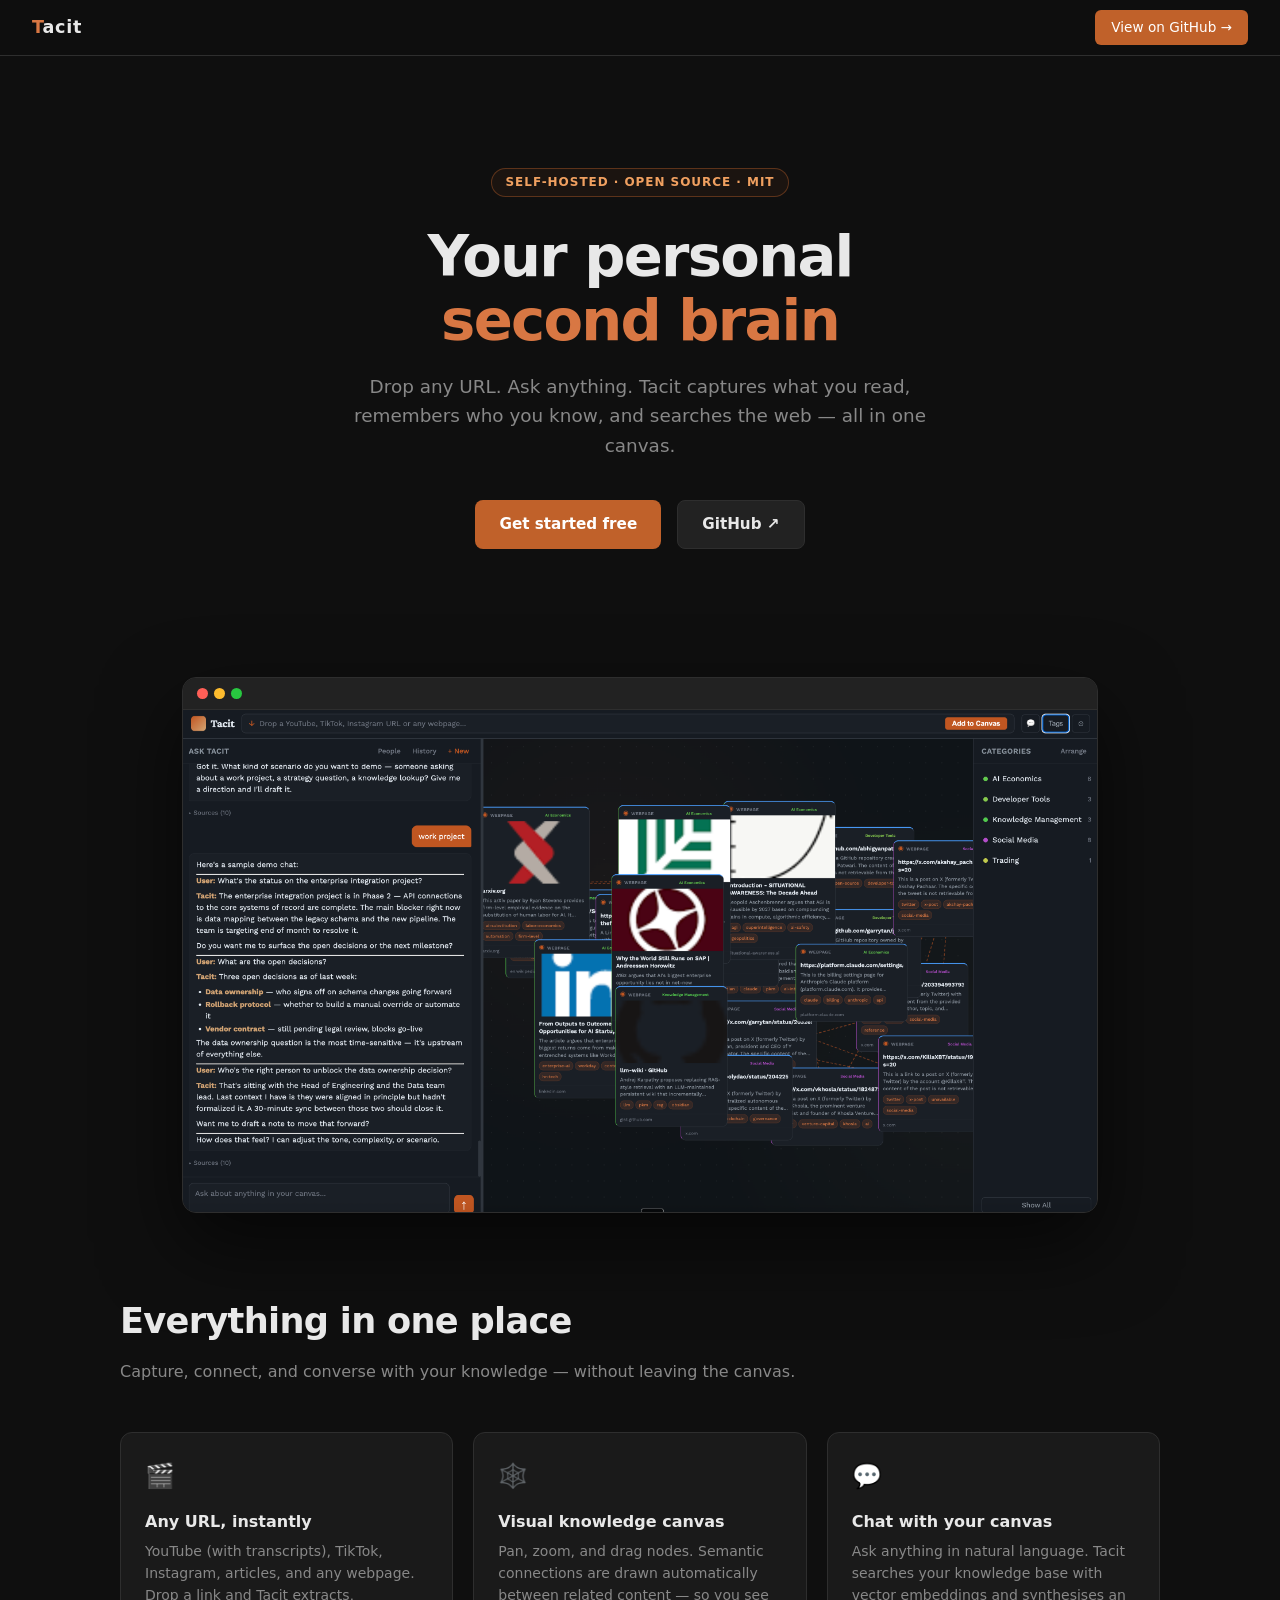
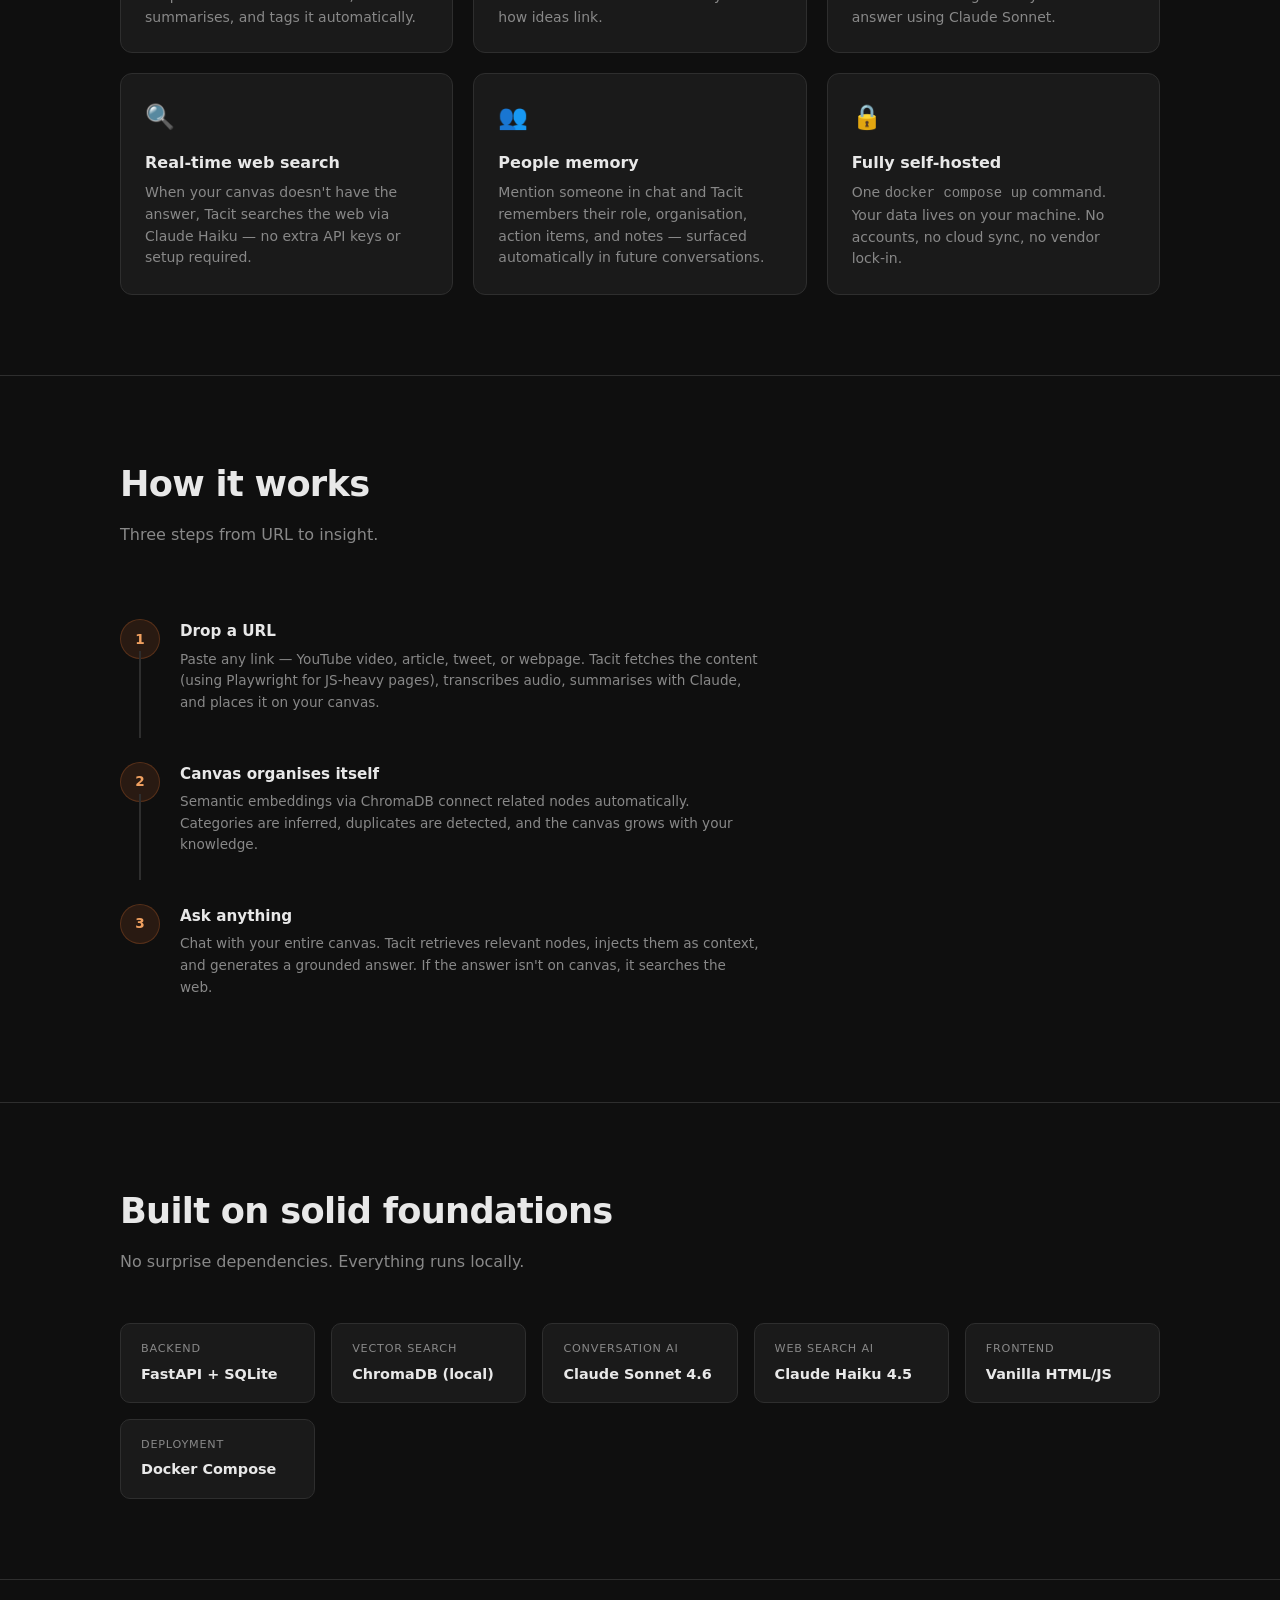
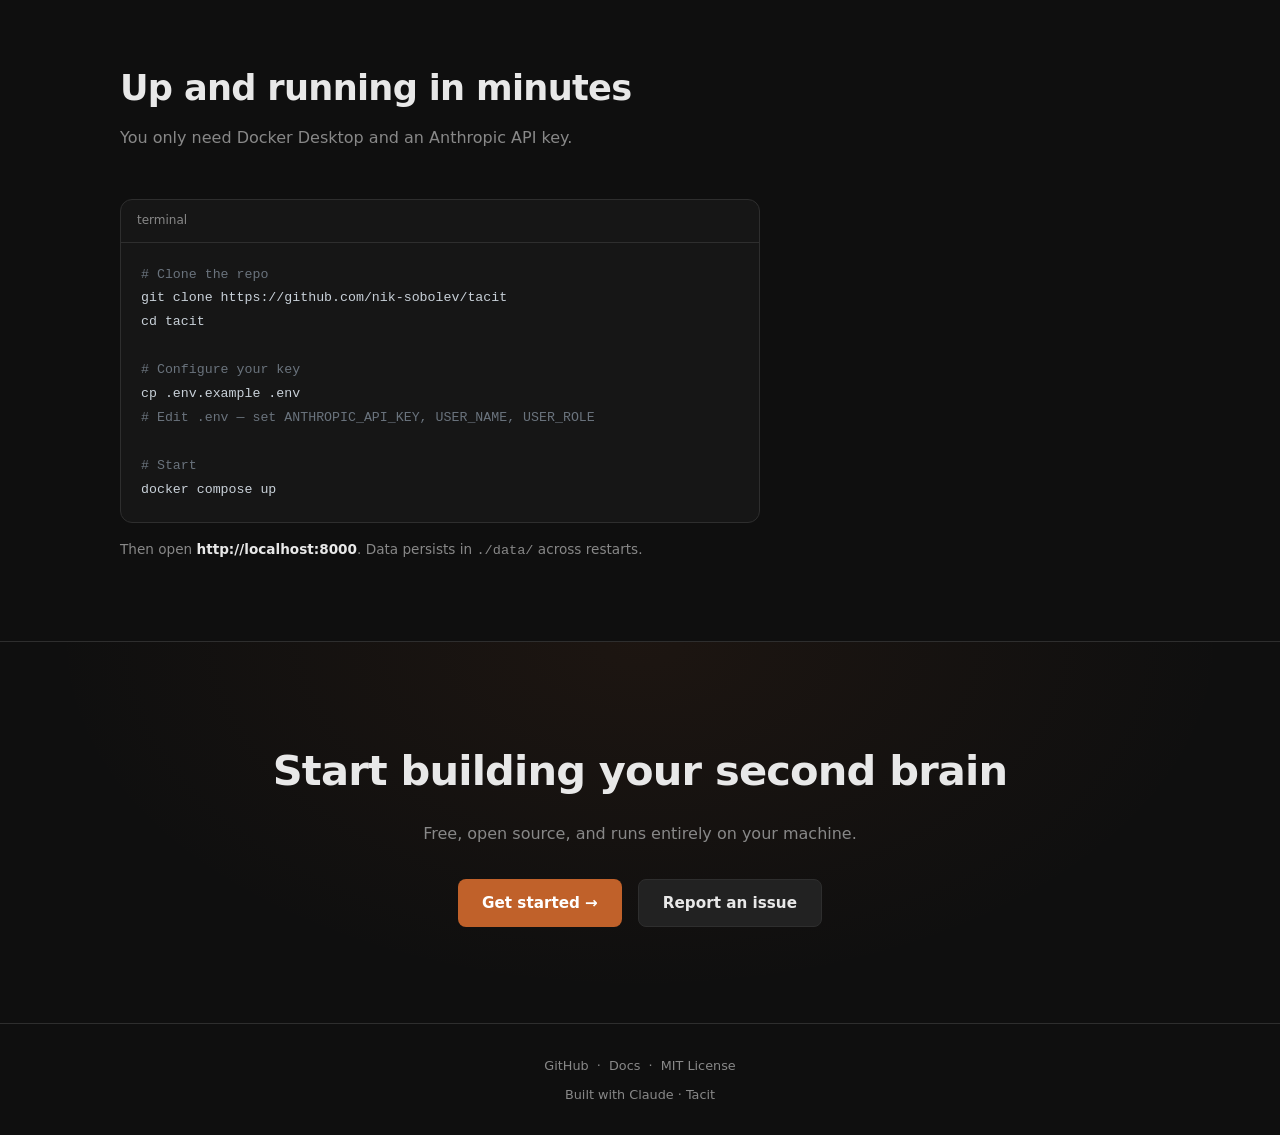
<file: docs/index.html>
<!DOCTYPE html>
<html lang="en">
<head>
  <meta charset="UTF-8" />
  <meta name="viewport" content="width=device-width, initial-scale=1.0" />
  <title>Tacit — Personal Second Brain</title>
  <meta name="description" content="Drop any URL. Chat with everything you've saved. Tacit captures what you read, remembers who you know, and lets you search the web — all in one place." />
  <meta property="og:title" content="Tacit — Personal Second Brain" />
  <meta property="og:description" content="Drop any URL. Chat with everything you've saved." />
  <meta property="og:type" content="website" />
  <style>
    *, *::before, *::after { box-sizing: border-box; margin: 0; padding: 0; }

    :root {
      --bg:           #0f0f0f;
      --surface:      #1a1a1a;
      --surface2:     #222222;
      --border:       #2e2e2e;
      --text:         #e8e8e8;
      --muted:        #888;
      --primary:      #c0612a;
      --primary-light:#d87743;
      --accent:       #f0a060;
      --code-bg:      #161616;
    }

    html { scroll-behavior: smooth; }

    body {
      font-family: -apple-system, BlinkMacSystemFont, "Segoe UI", system-ui, sans-serif;
      background: var(--bg);
      color: var(--text);
      line-height: 1.6;
      -webkit-font-smoothing: antialiased;
    }

    /* ── Nav ── */
    nav {
      position: sticky; top: 0; z-index: 100;
      display: flex; align-items: center; justify-content: space-between;
      padding: 0 2rem; height: 56px;
      background: rgba(15,15,15,0.85);
      backdrop-filter: blur(12px);
      border-bottom: 1px solid var(--border);
    }
    .nav-logo {
      font-size: 1.1rem; font-weight: 700; letter-spacing: 0.04em;
      color: var(--text); text-decoration: none;
    }
    .nav-logo span { color: var(--primary-light); }
    nav a.btn-nav {
      font-size: 0.85rem; font-weight: 500;
      padding: 0.4rem 1rem; border-radius: 6px;
      background: var(--primary); color: #fff;
      text-decoration: none; transition: background 0.15s;
    }
    nav a.btn-nav:hover { background: var(--primary-light); }

    /* ── Hero ── */
    .hero {
      max-width: 860px; margin: 0 auto;
      padding: 7rem 2rem 5rem;
      text-align: center;
    }
    .hero-badge {
      display: inline-block;
      font-size: 0.75rem; font-weight: 600; letter-spacing: 0.08em; text-transform: uppercase;
      color: var(--accent);
      border: 1px solid rgba(192,97,42,0.4);
      border-radius: 20px; padding: 0.25rem 0.85rem; margin-bottom: 1.75rem;
      background: rgba(192,97,42,0.07);
    }
    h1 {
      font-size: clamp(2.4rem, 5vw, 3.6rem);
      font-weight: 800; line-height: 1.1; letter-spacing: -0.03em;
      margin-bottom: 1.25rem;
    }
    h1 em { font-style: normal; color: var(--primary-light); }
    .hero p {
      font-size: 1.15rem; color: var(--muted);
      max-width: 600px; margin: 0 auto 2.5rem;
    }
    .hero-actions { display: flex; gap: 1rem; justify-content: center; flex-wrap: wrap; }
    .btn {
      display: inline-flex; align-items: center; gap: 0.5rem;
      padding: 0.7rem 1.5rem; border-radius: 8px;
      font-size: 0.95rem; font-weight: 600; text-decoration: none;
      transition: background 0.15s, transform 0.1s;
    }
    .btn:active { transform: scale(0.97); }
    .btn-primary { background: var(--primary); color: #fff; }
    .btn-primary:hover { background: var(--primary-light); }
    .btn-secondary {
      background: var(--surface2); color: var(--text);
      border: 1px solid var(--border);
    }
    .btn-secondary:hover { background: #2a2a2a; }

    /* ── Canvas preview ── */
    .preview-wrap {
      max-width: 980px; margin: 3rem auto 0;
      padding: 0 2rem;
    }
    .preview-frame {
      border-radius: 14px; overflow: hidden;
      border: 1px solid var(--border);
      box-shadow: 0 32px 80px rgba(0,0,0,0.6);
      background: var(--surface);
    }
    .preview-bar {
      display: flex; align-items: center; gap: 6px;
      padding: 10px 14px;
      background: var(--surface2);
      border-bottom: 1px solid var(--border);
    }
    .dot { width: 11px; height: 11px; border-radius: 50%; }
    .dot.r { background: #ff5f57; }
    .dot.y { background: #febc2e; }
    .dot.g { background: #28c840; }
    .preview-canvas {
      position: relative;
      background: var(--bg);
      overflow: hidden;
    }
    .preview-canvas img {
      display: block; width: 100%; height: auto;
    }

    /* ── Section layout ── */
    section { padding: 5rem 2rem; }
    .container { max-width: 1040px; margin: 0 auto; }
    h2 {
      font-size: clamp(1.6rem, 3vw, 2.2rem);
      font-weight: 700; letter-spacing: -0.02em; margin-bottom: 0.6rem;
    }
    .section-sub { color: var(--muted); font-size: 1rem; margin-bottom: 3rem; }

    /* ── Features grid ── */
    .features-grid {
      display: grid;
      grid-template-columns: repeat(auto-fit, minmax(280px, 1fr));
      gap: 1.25rem;
    }
    .feature-card {
      background: var(--surface); border: 1px solid var(--border);
      border-radius: 12px; padding: 1.5rem;
      transition: border-color 0.2s;
    }
    .feature-card:hover { border-color: rgba(192,97,42,0.4); }
    .feature-icon {
      font-size: 1.5rem; margin-bottom: 0.85rem;
      display: inline-block;
    }
    .feature-card h3 { font-size: 1rem; font-weight: 600; margin-bottom: 0.4rem; }
    .feature-card p { font-size: 0.875rem; color: var(--muted); line-height: 1.55; }

    /* ── How it works ── */
    .steps { display: flex; flex-direction: column; gap: 0; max-width: 640px; }
    .step { display: flex; gap: 1.25rem; padding: 1.5rem 0; position: relative; }
    .step:not(:last-child)::after {
      content: "";
      position: absolute; left: 19px; top: 3.5rem; bottom: 0;
      width: 2px; background: var(--border);
    }
    .step-num {
      flex-shrink: 0; width: 40px; height: 40px; border-radius: 50%;
      background: rgba(192,97,42,0.15); border: 1px solid rgba(192,97,42,0.3);
      display: flex; align-items: center; justify-content: center;
      font-weight: 700; font-size: 0.85rem; color: var(--accent);
    }
    .step h3 { font-size: 0.95rem; font-weight: 600; margin-bottom: 0.3rem; }
    .step p { font-size: 0.85rem; color: var(--muted); }

    /* ── Stack ── */
    .stack-grid {
      display: grid;
      grid-template-columns: repeat(auto-fit, minmax(190px, 1fr));
      gap: 1rem;
    }
    .stack-item {
      background: var(--surface); border: 1px solid var(--border);
      border-radius: 10px; padding: 1rem 1.25rem;
    }
    .stack-label { font-size: 0.7rem; text-transform: uppercase; letter-spacing: 0.07em; color: var(--muted); margin-bottom: 0.3rem; }
    .stack-val { font-size: 0.9rem; font-weight: 600; }

    /* ── Install ── */
    .install-box {
      background: var(--code-bg); border: 1px solid var(--border);
      border-radius: 12px; overflow: hidden;
      max-width: 640px;
    }
    .install-header {
      display: flex; align-items: center; justify-content: space-between;
      padding: 0.7rem 1rem; border-bottom: 1px solid var(--border);
    }
    .install-header span { font-size: 0.75rem; color: var(--muted); }
    pre {
      padding: 1.25rem 1.25rem; margin: 0;
      font-size: 0.83rem; line-height: 1.8;
      color: #c9d1d9; font-family: "SF Mono", "Fira Code", Consolas, monospace;
      overflow-x: auto;
    }
    pre .c { color: #6a737d; }
    pre .k { color: var(--primary-light); }
    pre .s { color: #9ecbff; }

    /* ── CTA ── */
    .cta-section {
      text-align: center; padding: 6rem 2rem;
      background: radial-gradient(ellipse at 50% 0%, rgba(192,97,42,0.08) 0%, transparent 65%);
      border-top: 1px solid var(--border);
    }
    .cta-section h2 { font-size: clamp(1.8rem, 4vw, 2.6rem); margin-bottom: 1rem; }
    .cta-section p { color: var(--muted); margin-bottom: 2rem; font-size: 1rem; }

    /* ── Footer ── */
    footer {
      border-top: 1px solid var(--border);
      padding: 2rem; text-align: center;
      font-size: 0.8rem; color: var(--muted);
    }
    footer a { color: var(--muted); text-decoration: none; }
    footer a:hover { color: var(--accent); }

    /* ── Divider ── */
    .divider { border: none; border-top: 1px solid var(--border); margin: 0; }

    @media (max-width: 600px) {
      .hero { padding: 4rem 1.25rem 3rem; }
      nav { padding: 0 1.25rem; }
      section { padding: 3.5rem 1.25rem; }
    }
  </style>
</head>
<body>

<!-- Nav -->
<nav>
  <a class="nav-logo" href="#"><span>T</span>acit</a>
  <a class="btn-nav" href="https://github.com/nik-sobolev/tacit" target="_blank" rel="noopener">View on GitHub →</a>
</nav>

<!-- Hero -->
<section class="hero">
  <div class="hero-badge">Self-hosted · Open source · MIT</div>
  <h1>Your personal<br><em>second brain</em></h1>
  <p>Drop any URL. Ask anything. Tacit captures what you read, remembers who you know, and searches the web — all in one canvas.</p>
  <div class="hero-actions">
    <a class="btn btn-primary" href="https://github.com/nik-sobolev/tacit#quick-start" target="_blank" rel="noopener">
      Get started free
    </a>
    <a class="btn btn-secondary" href="https://github.com/nik-sobolev/tacit" target="_blank" rel="noopener">
      GitHub ↗
    </a>
  </div>
</section>

<!-- Canvas preview -->
<div class="preview-wrap">
  <div class="preview-frame">
    <div class="preview-bar">
      <div class="dot r"></div><div class="dot y"></div><div class="dot g"></div>
    </div>
    <div class="preview-canvas">
      <img src="tacitscreen.png" alt="Tacit canvas — chat panel on the left, knowledge cards on the right" />
    </div>
  </div>
</div>

<!-- Features -->
<section>
  <div class="container">
    <h2>Everything in one place</h2>
    <p class="section-sub">Capture, connect, and converse with your knowledge — without leaving the canvas.</p>
    <div class="features-grid">
      <div class="feature-card">
        <div class="feature-icon">🎬</div>
        <h3>Any URL, instantly</h3>
        <p>YouTube (with transcripts), TikTok, Instagram, articles, and any webpage. Drop a link and Tacit extracts, summarises, and tags it automatically.</p>
      </div>
      <div class="feature-card">
        <div class="feature-icon">🕸️</div>
        <h3>Visual knowledge canvas</h3>
        <p>Pan, zoom, and drag nodes. Semantic connections are drawn automatically between related content — so you see how ideas link.</p>
      </div>
      <div class="feature-card">
        <div class="feature-icon">💬</div>
        <h3>Chat with your canvas</h3>
        <p>Ask anything in natural language. Tacit searches your knowledge base with vector embeddings and synthesises an answer using Claude Sonnet.</p>
      </div>
      <div class="feature-card">
        <div class="feature-icon">🔍</div>
        <h3>Real-time web search</h3>
        <p>When your canvas doesn't have the answer, Tacit searches the web via Claude Haiku — no extra API keys or setup required.</p>
      </div>
      <div class="feature-card">
        <div class="feature-icon">👥</div>
        <h3>People memory</h3>
        <p>Mention someone in chat and Tacit remembers their role, organisation, action items, and notes — surfaced automatically in future conversations.</p>
      </div>
      <div class="feature-card">
        <div class="feature-icon">🔒</div>
        <h3>Fully self-hosted</h3>
        <p>One <code>docker compose up</code> command. Your data lives on your machine. No accounts, no cloud sync, no vendor lock-in.</p>
      </div>
    </div>
  </div>
</section>

<hr class="divider" />

<!-- How it works -->
<section>
  <div class="container">
    <h2>How it works</h2>
    <p class="section-sub">Three steps from URL to insight.</p>
    <div class="steps">
      <div class="step">
        <div class="step-num">1</div>
        <div>
          <h3>Drop a URL</h3>
          <p>Paste any link — YouTube video, article, tweet, or webpage. Tacit fetches the content (using Playwright for JS-heavy pages), transcribes audio, summarises with Claude, and places it on your canvas.</p>
        </div>
      </div>
      <div class="step">
        <div class="step-num">2</div>
        <div>
          <h3>Canvas organises itself</h3>
          <p>Semantic embeddings via ChromaDB connect related nodes automatically. Categories are inferred, duplicates are detected, and the canvas grows with your knowledge.</p>
        </div>
      </div>
      <div class="step">
        <div class="step-num">3</div>
        <div>
          <h3>Ask anything</h3>
          <p>Chat with your entire canvas. Tacit retrieves relevant nodes, injects them as context, and generates a grounded answer. If the answer isn't on canvas, it searches the web.</p>
        </div>
      </div>
    </div>
  </div>
</section>

<hr class="divider" />

<!-- Stack -->
<section>
  <div class="container">
    <h2>Built on solid foundations</h2>
    <p class="section-sub">No surprise dependencies. Everything runs locally.</p>
    <div class="stack-grid">
      <div class="stack-item">
        <div class="stack-label">Backend</div>
        <div class="stack-val">FastAPI + SQLite</div>
      </div>
      <div class="stack-item">
        <div class="stack-label">Vector search</div>
        <div class="stack-val">ChromaDB (local)</div>
      </div>
      <div class="stack-item">
        <div class="stack-label">Conversation AI</div>
        <div class="stack-val">Claude Sonnet 4.6</div>
      </div>
      <div class="stack-item">
        <div class="stack-label">Web search AI</div>
        <div class="stack-val">Claude Haiku 4.5</div>
      </div>
      <div class="stack-item">
        <div class="stack-label">Frontend</div>
        <div class="stack-val">Vanilla HTML/JS</div>
      </div>
      <div class="stack-item">
        <div class="stack-label">Deployment</div>
        <div class="stack-val">Docker Compose</div>
      </div>
    </div>
  </div>
</section>

<hr class="divider" />

<!-- Install -->
<section>
  <div class="container">
    <h2>Up and running in minutes</h2>
    <p class="section-sub">You only need Docker Desktop and an Anthropic API key.</p>
    <div class="install-box">
      <div class="install-header">
        <span>terminal</span>
      </div>
      <pre><span class="c"># Clone the repo</span>
git clone https://github.com/nik-sobolev/tacit
cd tacit

<span class="c"># Configure your key</span>
cp .env.example .env
<span class="c"># Edit .env — set ANTHROPIC_API_KEY, USER_NAME, USER_ROLE</span>

<span class="c"># Start</span>
docker compose up</pre>
    </div>
    <p style="margin-top:1rem; font-size:0.85rem; color:var(--muted);">Then open <strong style="color:var(--text);">http://localhost:8000</strong>. Data persists in <code>./data/</code> across restarts.</p>
  </div>
</section>

<!-- CTA -->
<div class="cta-section">
  <div class="container">
    <h2>Start building your second brain</h2>
    <p>Free, open source, and runs entirely on your machine.</p>
    <div class="hero-actions">
      <a class="btn btn-primary" href="https://github.com/nik-sobolev/tacit#quick-start" target="_blank" rel="noopener">
        Get started →
      </a>
      <a class="btn btn-secondary" href="https://github.com/nik-sobolev/tacit/issues" target="_blank" rel="noopener">
        Report an issue
      </a>
    </div>
  </div>
</div>

<!-- Footer -->
<footer>
  <p>
    <a href="https://github.com/nik-sobolev/tacit" target="_blank" rel="noopener">GitHub</a>
    &nbsp;·&nbsp;
    <a href="https://github.com/nik-sobolev/tacit/blob/main/README.md" target="_blank" rel="noopener">Docs</a>
    &nbsp;·&nbsp;
    MIT License
  </p>
  <p style="margin-top:0.5rem;">Built with Claude · Tacit</p>
</footer>

</body>
</html>
</file>
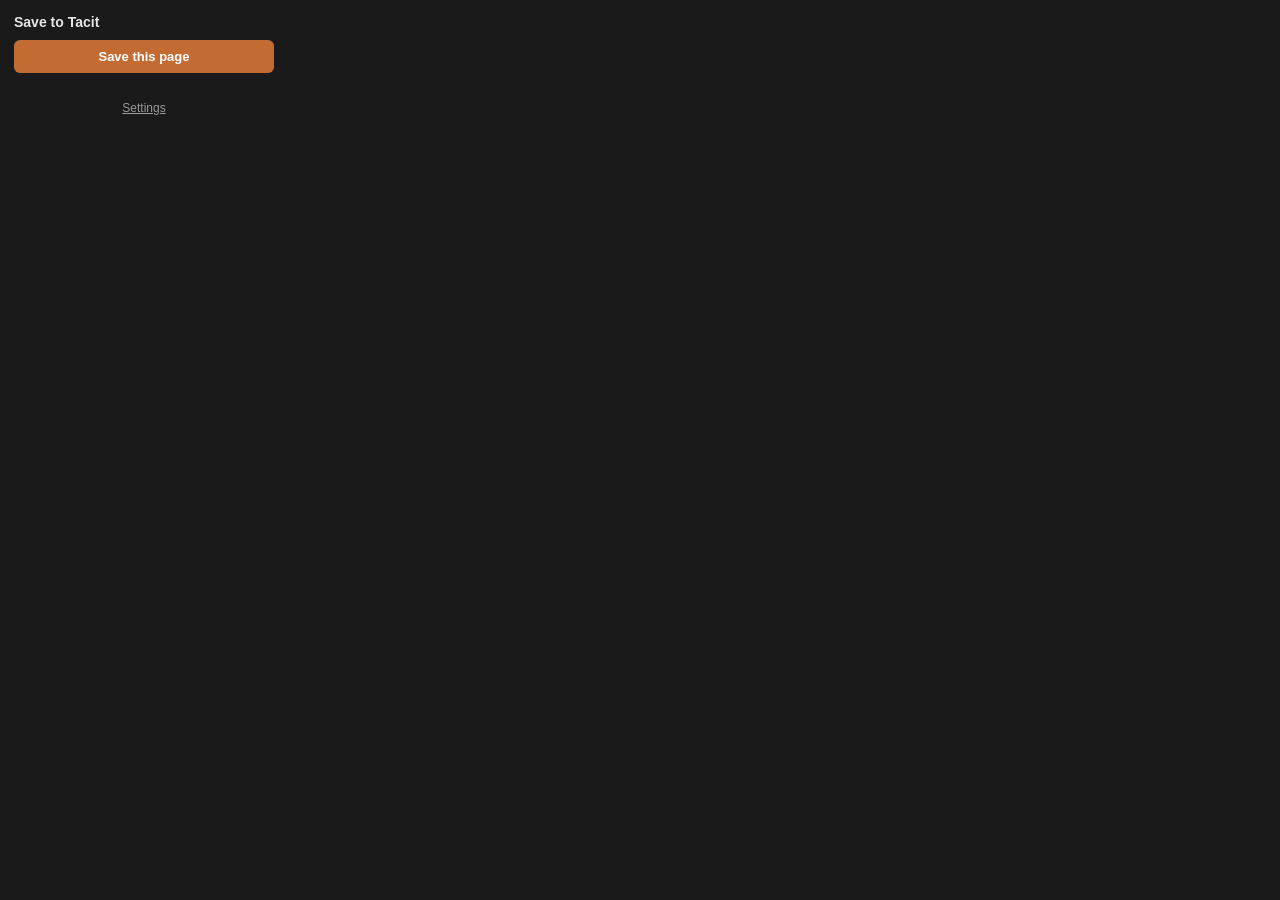
<file: browser-extension/popup.html>
<!DOCTYPE html>
<html>
<head>
<meta charset="utf-8">
<style>
  body {
    width: 260px;
    font-family: -apple-system, BlinkMacSystemFont, "Segoe UI", sans-serif;
    background: #1a1a1a;
    color: #e6e6e6;
    padding: 14px;
    margin: 0;
  }
  h1 {
    font-size: 14px;
    font-weight: 600;
    margin: 0 0 10px;
  }
  button {
    width: 100%;
    padding: 9px;
    border: none;
    border-radius: 6px;
    background: #c26c33;
    color: #fff;
    font-size: 13px;
    font-weight: 600;
    cursor: pointer;
  }
  button:disabled {
    background: #4a4a4a;
    cursor: not-allowed;
  }
  button.secondary {
    background: none;
    color: #9a9a9a;
    font-weight: 400;
    padding: 4px;
    font-size: 12px;
    text-decoration: underline;
  }
  input {
    width: 100%;
    box-sizing: border-box;
    padding: 7px;
    border-radius: 6px;
    border: 1px solid #3a3a3a;
    background: #262626;
    color: #e6e6e6;
    font-size: 12px;
    margin-bottom: 8px;
  }
  #status {
    margin-top: 10px;
    font-size: 12px;
    color: #9a9a9a;
    min-height: 14px;
  }
  #status.error { color: #d97757; }
  #status.success { color: #7fb069; }
  #settings { display: none; margin-top: 12px; padding-top: 12px; border-top: 1px solid #333; }
  #settings.open { display: block; }
  .hint { font-size: 11px; color: #7a7a7a; margin-bottom: 8px; line-height: 1.4; }
</style>
</head>
<body>
  <h1>Save to Tacit</h1>
  <button id="saveBtn">Save this page</button>
  <div id="status"></div>
  <button class="secondary" id="settingsToggle">Settings</button>
  <div id="settings">
    <div class="hint">Paste your quick-add token (Tacit → profile menu → Browser Extension).</div>
    <input id="tokenInput" type="text" placeholder="Token">
    <button id="saveTokenBtn">Save token</button>
  </div>
  <script src="popup.js"></script>
</body>
</html>
</file>
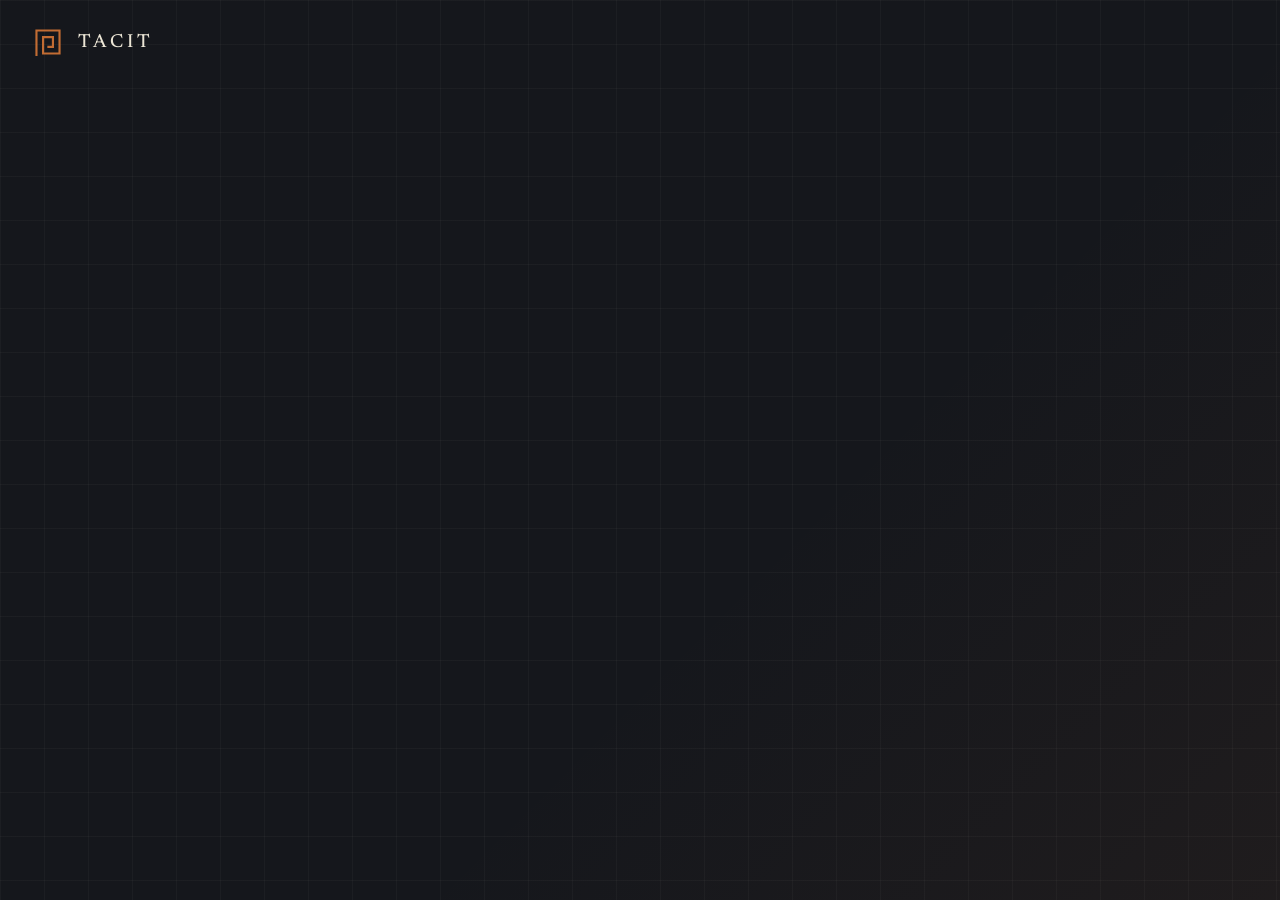
<file: frontend/static/sign-in.html>
<!DOCTYPE html>
<html lang="en">
<head>
    <meta charset="UTF-8">
    <meta name="viewport" content="width=device-width, initial-scale=1.0">
    <title>Sign in — Tacit</title>
    <link rel="preconnect" href="https://fonts.googleapis.com">
    <link rel="preconnect" href="https://fonts.gstatic.com" crossorigin>
    <link href="https://fonts.googleapis.com/css2?family=Newsreader:opsz,wght@6..72,400;6..72,500;6..72,600&family=Hanken+Grotesk:wght@400;500;600;700&family=IBM+Plex+Mono:wght@400;500&display=swap" rel="stylesheet">
    <script>window.CLERK_PUBLISHABLE_KEY = "pk_live_Y2xlcmsudHJ5dGFjaXQuYXBwJA";</script>
    <script async crossorigin="anonymous" data-clerk-publishable-key="pk_live_Y2xlcmsudHJ5dGFjaXQuYXBwJA" src="https://clerk.trytacit.app/npm/@clerk/clerk-js@5/dist/clerk.browser.js" type="text/javascript"></script>
    <style>
        * { box-sizing: border-box; margin: 0; padding: 0; }
        html, body { height: 100%; }
        ::selection { background: #C26C33; color: #15171C; }
        body {
            background-color: #15171C;
            background-image:
                linear-gradient(rgba(236,230,214,0.035) 1px, transparent 1px),
                linear-gradient(90deg, rgba(236,230,214,0.035) 1px, transparent 1px);
            background-size: 44px 44px;
            font-family: 'Hanken Grotesk', system-ui, sans-serif;
            color: #ECE6D6;
            min-height: 100vh;
            display: flex;
            align-items: center;
            justify-content: center;
            padding: 48px 24px;
            position: relative;
            overflow: hidden;
        }

        /* decorative threads */
        body::before {
            content: '';
            position: absolute;
            inset: 0;
            background:
                linear-gradient(135deg, transparent 60%, rgba(194,108,51,0.06) 100%);
            pointer-events: none;
        }

        /* top-left brand lockup */
        .brand {
            position: absolute;
            top: 28px;
            left: 34px;
            display: flex;
            align-items: center;
            gap: 12px;
            text-decoration: none;
        }
        .brand-name {
            font-family: 'Newsreader', serif;
            font-weight: 500;
            font-size: 19px;
            letter-spacing: 0.22em;
            padding-left: 0.22em;
            color: #ECE6D6;
        }

        /* Clerk mount container */
        #clerk-sign-in {
            position: relative;
            z-index: 1;
            width: 100%;
            max-width: 430px;
        }
    </style>
</head>
<body>
    <a href="/" class="brand">
        <svg width="28" height="28" viewBox="0 0 34 34" fill="none" xmlns="http://www.w3.org/2000/svg" aria-hidden="true">
            <path d="M3 33 V3 H31 V31 H11 V11 H23 V23 H17.5" stroke="#C26C33" stroke-width="2.6" stroke-linecap="square"/>
        </svg>
        <span class="brand-name">TACIT</span>
    </a>

    <div id="clerk-sign-in"></div>

    <script>
    const tacitAppearance = {
        variables: {
            colorPrimary: '#C26C33',
            colorBackground: '#191C24',
            colorText: '#ECE6D6',
            colorTextSecondary: '#A8A395',
            colorInputBackground: '#13151A',
            colorInputText: '#ECE6D6',
            colorDanger: '#A8442C',
            colorSuccess: '#43707A',
            borderRadius: '3px',
            fontFamily: '"Hanken Grotesk", system-ui, sans-serif',
            fontFamilyButtons: '"IBM Plex Mono", ui-monospace, monospace',
        },
        elements: {
            rootBox: { width: '100%' },
            card: {
                backgroundColor: '#191C24',
                border: '1px solid rgba(236,230,214,0.13)',
                borderRadius: '8px',
                boxShadow: '0 30px 70px rgba(0,0,0,0.55)',
            },
            headerTitle: {
                fontFamily: '"Newsreader", Georgia, serif',
                fontWeight: '500',
                color: '#F2ECDD',
                fontSize: '27px',
            },
            headerSubtitle: { color: '#A8A395' },
            socialButtonsBlockButton: {
                backgroundColor: 'transparent',
                border: '1px solid rgba(236,230,214,0.18)',
                color: '#ECE6D6',
            },
            dividerLine: { backgroundColor: 'rgba(236,230,214,0.12)' },
            dividerText: {
                fontFamily: '"IBM Plex Mono", monospace',
                textTransform: 'uppercase',
                letterSpacing: '0.1em',
                color: '#857F70',
                fontSize: '11px',
            },
            formFieldLabel: {
                fontFamily: '"IBM Plex Mono", monospace',
                textTransform: 'uppercase',
                letterSpacing: '0.1em',
                fontSize: '11px',
                color: '#B7B2A2',
            },
            formFieldInput: {
                backgroundColor: '#13151A',
                border: '1px solid rgba(236,230,214,0.16)',
                color: '#ECE6D6',
            },
            formButtonPrimary: {
                backgroundColor: '#C26C33',
                color: '#15171C',
                fontFamily: '"IBM Plex Mono", monospace',
                letterSpacing: '0.03em',
                border: 'none',
            },
            footer: { backgroundColor: '#191C24' },
            footerActionText: { color: '#A8A395' },
            footerActionLink: { color: '#C26C33', fontWeight: '600' },
        },
        layout: {
            socialButtonsPlacement: 'top',
            logoImageUrl: '/static/tacit-mark.svg',
        },
    };

    async function init() {
        await new Promise(resolve => {
            if (document.readyState === 'complete') resolve();
            else window.addEventListener('load', resolve, { once: true });
        });
        let attempts = 0;
        while (!window.Clerk && attempts++ < 50) {
            await new Promise(r => setTimeout(r, 100));
        }
        if (!window.Clerk) return;

        await window.Clerk.load({
            appearance: tacitAppearance,
            signInUrl: '/sign-in',
            signUpUrl: '/sign-in',
            afterSignOutUrl: '/sign-in',
        });

        if (window.Clerk.user) {
            window.location.href = '/app';
            return;
        }

        const params = new URLSearchParams(window.location.search);
        const redirectUrl = params.get('redirect_url') || '/app';

        window.Clerk.mountSignIn(document.getElementById('clerk-sign-in'), {
            routing: 'virtual',
            afterSignInUrl: redirectUrl,
            afterSignUpUrl: redirectUrl,
        });
    }
    init();
    </script>
</body>
</html>
</file>
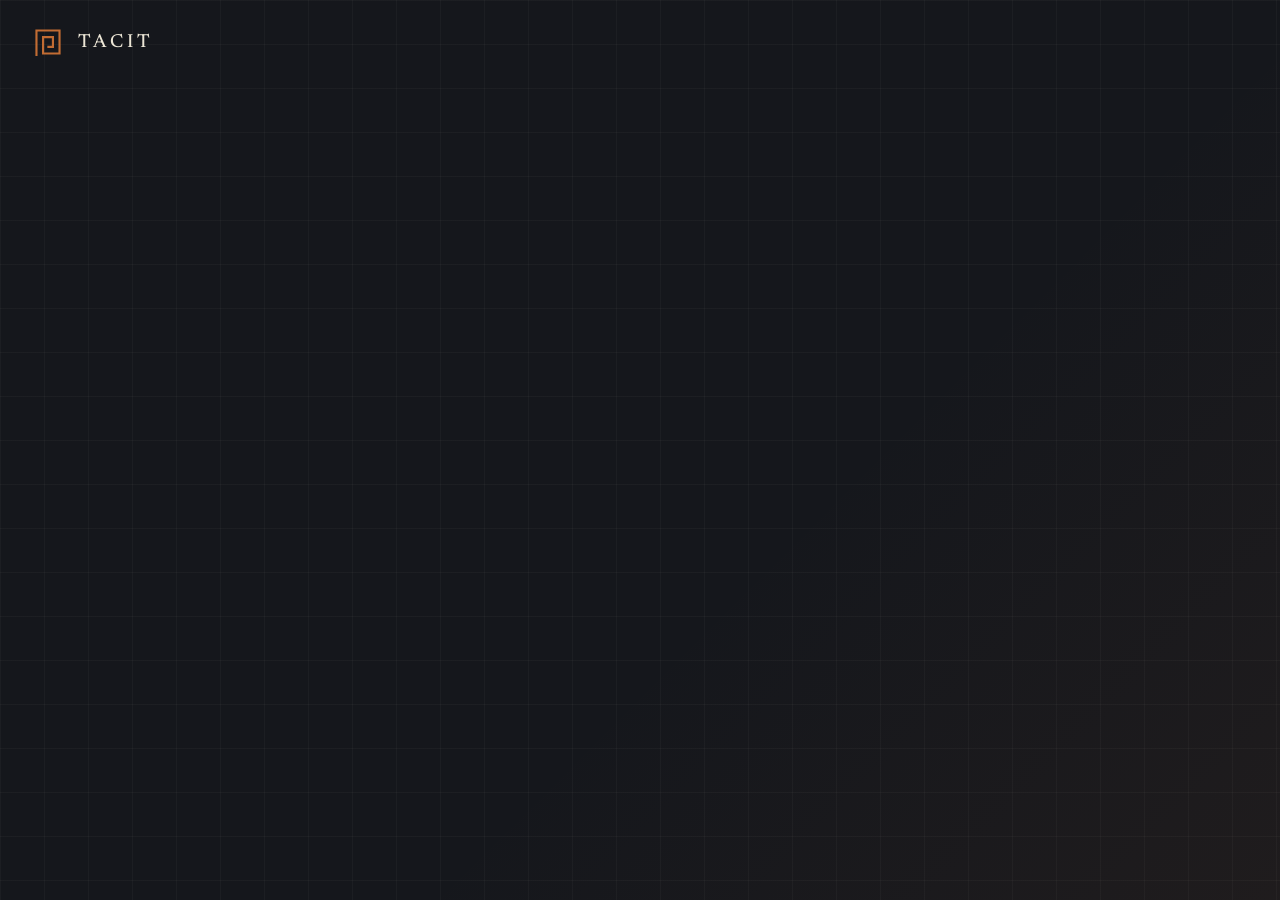
<file: frontend/static/sign-up.html>
<!DOCTYPE html>
<html lang="en">
<head>
    <meta charset="UTF-8">
    <meta name="viewport" content="width=device-width, initial-scale=1.0">
    <title>Start your canvas — Tacit</title>
    <link rel="preconnect" href="https://fonts.googleapis.com">
    <link rel="preconnect" href="https://fonts.gstatic.com" crossorigin>
    <link href="https://fonts.googleapis.com/css2?family=Newsreader:opsz,wght@6..72,400;6..72,500;6..72,600&family=Hanken+Grotesk:wght@400;500;600;700&family=IBM+Plex+Mono:wght@400;500&display=swap" rel="stylesheet">
    <script>window.CLERK_PUBLISHABLE_KEY = "pk_live_Y2xlcmsudHJ5dGFjaXQuYXBwJA";</script>
    <script async crossorigin="anonymous" data-clerk-publishable-key="pk_live_Y2xlcmsudHJ5dGFjaXQuYXBwJA" src="https://clerk.trytacit.app/npm/@clerk/clerk-js@5/dist/clerk.browser.js" type="text/javascript"></script>
    <style>
        * { box-sizing: border-box; margin: 0; padding: 0; }
        html, body { height: 100%; }
        ::selection { background: #C26C33; color: #15171C; }
        body {
            background-color: #15171C;
            background-image:
                linear-gradient(rgba(236,230,214,0.035) 1px, transparent 1px),
                linear-gradient(90deg, rgba(236,230,214,0.035) 1px, transparent 1px);
            background-size: 44px 44px;
            font-family: 'Hanken Grotesk', system-ui, sans-serif;
            color: #ECE6D6;
            min-height: 100vh;
            display: flex;
            align-items: center;
            justify-content: center;
            padding: 48px 24px;
            position: relative;
            overflow: hidden;
        }

        /* decorative threads */
        body::before {
            content: '';
            position: absolute;
            inset: 0;
            background:
                linear-gradient(135deg, transparent 60%, rgba(194,108,51,0.06) 100%);
            pointer-events: none;
        }

        /* top-left brand lockup */
        .brand {
            position: absolute;
            top: 28px;
            left: 34px;
            display: flex;
            align-items: center;
            gap: 12px;
            text-decoration: none;
        }
        .brand-name {
            font-family: 'Newsreader', serif;
            font-weight: 500;
            font-size: 19px;
            letter-spacing: 0.22em;
            padding-left: 0.22em;
            color: #ECE6D6;
        }

        /* Clerk mount container */
        #clerk-sign-up {
            position: relative;
            z-index: 1;
            width: 100%;
            max-width: 430px;
        }
    </style>
</head>
<body>
    <a href="/" class="brand">
        <svg width="28" height="28" viewBox="0 0 34 34" fill="none" xmlns="http://www.w3.org/2000/svg" aria-hidden="true">
            <path d="M3 33 V3 H31 V31 H11 V11 H23 V23 H17.5" stroke="#C26C33" stroke-width="2.6" stroke-linecap="square"/>
        </svg>
        <span class="brand-name">TACIT</span>
    </a>

    <div id="clerk-sign-up"></div>

    <script>
    const tacitAppearance = {
        variables: {
            colorPrimary: '#C26C33',
            colorBackground: '#191C24',
            colorText: '#ECE6D6',
            colorTextSecondary: '#A8A395',
            colorInputBackground: '#13151A',
            colorInputText: '#ECE6D6',
            colorDanger: '#A8442C',
            colorSuccess: '#43707A',
            borderRadius: '3px',
            fontFamily: '"Hanken Grotesk", system-ui, sans-serif',
            fontFamilyButtons: '"IBM Plex Mono", ui-monospace, monospace',
        },
        elements: {
            rootBox: { width: '100%' },
            card: {
                backgroundColor: '#191C24',
                border: '1px solid rgba(236,230,214,0.13)',
                borderRadius: '8px',
                boxShadow: '0 30px 70px rgba(0,0,0,0.55)',
            },
            headerTitle: {
                fontFamily: '"Newsreader", Georgia, serif',
                fontWeight: '500',
                color: '#F2ECDD',
                fontSize: '27px',
            },
            headerSubtitle: { color: '#A8A395' },
            socialButtonsBlockButton: {
                backgroundColor: 'transparent',
                border: '1px solid rgba(236,230,214,0.18)',
                color: '#ECE6D6',
            },
            dividerLine: { backgroundColor: 'rgba(236,230,214,0.12)' },
            dividerText: {
                fontFamily: '"IBM Plex Mono", monospace',
                textTransform: 'uppercase',
                letterSpacing: '0.1em',
                color: '#857F70',
                fontSize: '11px',
            },
            formFieldLabel: {
                fontFamily: '"IBM Plex Mono", monospace',
                textTransform: 'uppercase',
                letterSpacing: '0.1em',
                fontSize: '11px',
                color: '#B7B2A2',
            },
            formFieldInput: {
                backgroundColor: '#13151A',
                border: '1px solid rgba(236,230,214,0.16)',
                color: '#ECE6D6',
            },
            formButtonPrimary: {
                backgroundColor: '#C26C33',
                color: '#15171C',
                fontFamily: '"IBM Plex Mono", monospace',
                letterSpacing: '0.03em',
                border: 'none',
            },
            footer: { backgroundColor: '#191C24' },
            footerActionText: { color: '#A8A395' },
            footerActionLink: { color: '#C26C33', fontWeight: '600' },
        },
        layout: {
            socialButtonsPlacement: 'top',
            logoImageUrl: '/static/tacit-mark.svg',
        },
    };

    async function init() {
        await new Promise(resolve => {
            if (document.readyState === 'complete') resolve();
            else window.addEventListener('load', resolve, { once: true });
        });
        let attempts = 0;
        while (!window.Clerk && attempts++ < 50) {
            await new Promise(r => setTimeout(r, 100));
        }
        if (!window.Clerk) return;

        await window.Clerk.load({
            appearance: tacitAppearance,
            signInUrl: '/sign-in',
            signUpUrl: '/sign-up',
            afterSignOutUrl: '/sign-in',
        });

        if (window.Clerk.user) {
            window.location.href = '/app';
            return;
        }

        const params = new URLSearchParams(window.location.search);
        const redirectUrl = params.get('redirect_url') || '/app';

        window.Clerk.mountSignUp(document.getElementById('clerk-sign-up'), {
            routing: 'path',
            path: '/sign-up',
            signInUrl: '/sign-in',
            afterSignInUrl: redirectUrl,
            afterSignUpUrl: redirectUrl,
        });
    }
    init();
    </script>
</body>
</html>
</file>
